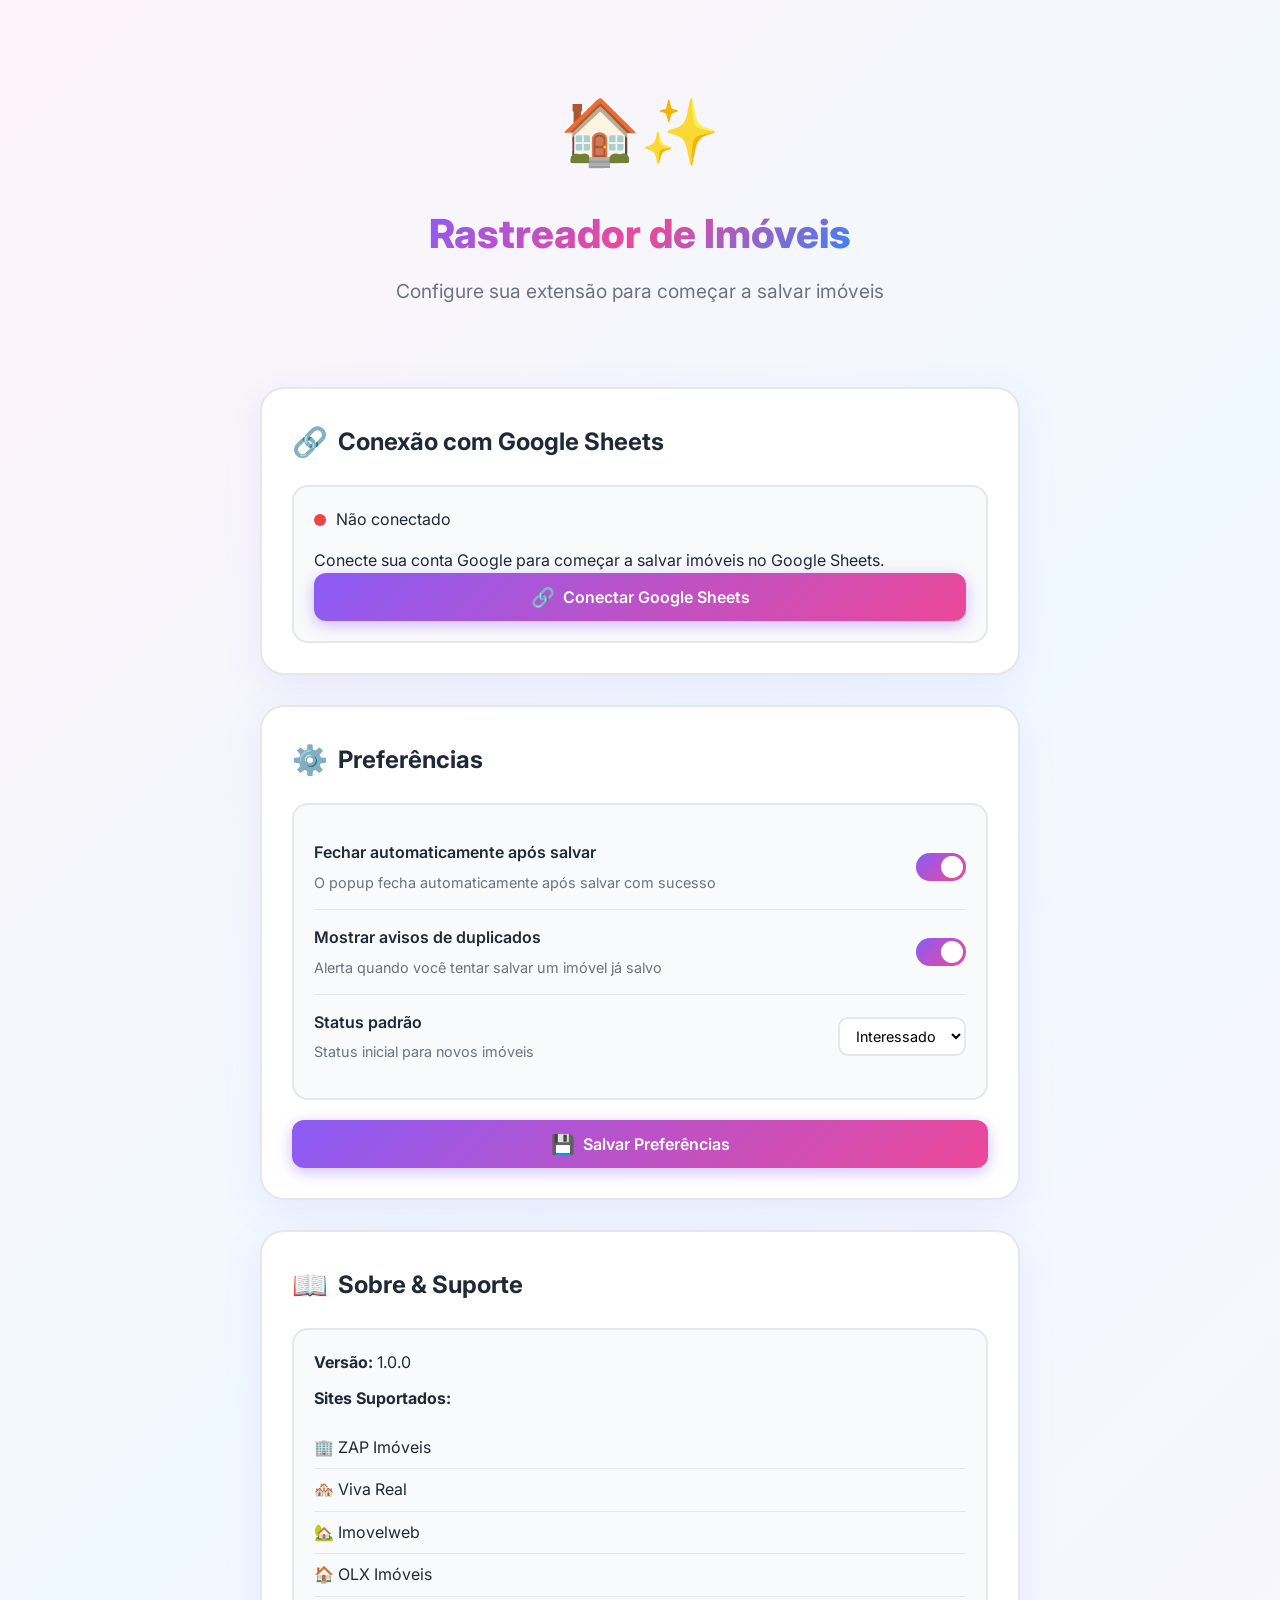
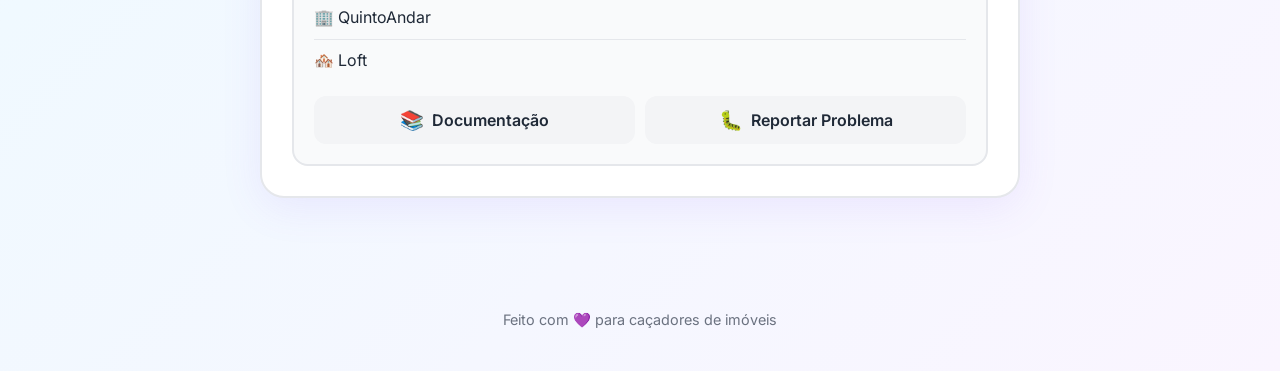
<file: property-hunter-extension/options/settings.html>
<!DOCTYPE html>
<html lang="pt-BR">
<head>
    <meta charset="UTF-8">
    <meta name="viewport" content="width=device-width, initial-scale=1.0">
    <title>Configurações - Rastreador de Imóveis</title>
    <link rel="stylesheet" href="settings.css">
    <link rel="preconnect" href="https://fonts.googleapis.com">
    <link rel="preconnect" href="https://fonts.gstatic.com" crossorigin>
    <link href="https://fonts.googleapis.com/css2?family=Inter:wght@400;500;600;700;800&display=swap" rel="stylesheet">
</head>
<body>
    <div class="container">
        <header class="hero">
            <div class="hero-emoji">🏠✨</div>
            <h1 class="hero-title">
                <span class="gradient-text">Rastreador de Imóveis</span>
            </h1>
            <p class="hero-subtitle">Configure sua extensão para começar a salvar imóveis</p>
        </header>

        <!-- Welcome Message (shown only on first install) -->
        <div id="welcomeMessage" class="info-card" style="display: none;">
            <span class="info-emoji">🎉</span>
            <div class="info-content">
                <strong>Bem-vindo!</strong>
                <p>Vamos configurar sua extensão em poucos passos.</p>
            </div>
        </div>

        <!-- Connection Status -->
        <section class="settings-section">
            <h2 class="section-title">
                <span class="section-emoji">🔗</span>
                Conexão com Google Sheets
            </h2>

            <div id="connectionStatus" class="status-card">
                <div class="status-indicator" id="statusIndicator">
                    <div class="status-dot"></div>
                    <span id="statusText">Verificando conexão...</span>
                </div>

                <div id="connectedInfo" style="display: none;">
                    <p><strong>Planilha Conectada:</strong> <span id="spreadsheetName">—</span></p>
                    <p><strong>Última atualização:</strong> <span id="lastUpdate">—</span></p>
                    <div class="button-group">
                        <button id="openSpreadsheet" class="btn btn-secondary">
                            <span class="btn-emoji">📊</span>
                            <span>Abrir Planilha</span>
                        </button>
                        <button id="disconnectBtn" class="btn btn-danger">
                            <span class="btn-emoji">🔌</span>
                            <span>Desconectar</span>
                        </button>
                    </div>
                </div>

                <div id="notConnectedInfo" style="display: none;">
                    <p>Conecte sua conta Google para começar a salvar imóveis no Google Sheets.</p>
                    <button id="connectBtn" class="btn btn-primary">
                        <span class="btn-emoji">🔗</span>
                        <span>Conectar Google Sheets</span>
                    </button>
                </div>
            </div>
        </section>

        <!-- Spreadsheet Selection -->
        <section class="settings-section" id="spreadsheetSection" style="display: none;">
            <h2 class="section-title">
                <span class="section-emoji">📊</span>
                Selecionar Planilha
            </h2>

            <div class="input-card">
                <label for="spreadsheetSelect">Escolha uma planilha existente ou crie uma nova</label>
                <select id="spreadsheetSelect" class="input-select">
                    <option value="">Carregando planilhas...</option>
                </select>
                <button id="createNewSpreadsheet" class="btn btn-secondary" style="margin-top: 10px;">
                    <span class="btn-emoji">➕</span>
                    <span>Criar Nova Planilha</span>
                </button>
            </div>
        </section>

        <!-- Preferences -->
        <section class="settings-section">
            <h2 class="section-title">
                <span class="section-emoji">⚙️</span>
                Preferências
            </h2>

            <div class="preference-card">
                <div class="preference-item">
                    <div class="preference-info">
                        <label>Fechar automaticamente após salvar</label>
                        <p class="preference-description">O popup fecha automaticamente após salvar com sucesso</p>
                    </div>
                    <label class="toggle">
                        <input type="checkbox" id="autoClose" checked>
                        <span class="toggle-slider"></span>
                    </label>
                </div>

                <div class="preference-item">
                    <div class="preference-info">
                        <label>Mostrar avisos de duplicados</label>
                        <p class="preference-description">Alerta quando você tentar salvar um imóvel já salvo</p>
                    </div>
                    <label class="toggle">
                        <input type="checkbox" id="showDuplicateWarning" checked>
                        <span class="toggle-slider"></span>
                    </label>
                </div>

                <div class="preference-item">
                    <div class="preference-info">
                        <label>Status padrão</label>
                        <p class="preference-description">Status inicial para novos imóveis</p>
                    </div>
                    <select id="defaultStatus" class="input-select-small">
                        <option value="Interessado">Interessado</option>
                        <option value="Contatado">Contatado</option>
                        <option value="A Visitar">A Visitar</option>
                    </select>
                </div>
            </div>

            <button id="savePreferences" class="btn btn-primary">
                <span class="btn-emoji">💾</span>
                <span>Salvar Preferências</span>
            </button>
        </section>

        <!-- About & Support -->
        <section class="settings-section">
            <h2 class="section-title">
                <span class="section-emoji">📖</span>
                Sobre & Suporte
            </h2>

            <div class="about-card">
                <p><strong>Versão:</strong> 1.0.0</p>
                <p><strong>Sites Suportados:</strong></p>
                <ul class="supported-list">
                    <li>🏢 ZAP Imóveis</li>
                    <li>🏘️ Viva Real</li>
                    <li>🏡 Imovelweb</li>
                    <li>🏠 OLX Imóveis</li>
                    <li>🏢 QuintoAndar</li>
                    <li>🏘️ Loft</li>
                </ul>

                <div class="button-group">
                    <button id="viewDocs" class="btn btn-secondary">
                        <span class="btn-emoji">📚</span>
                        <span>Documentação</span>
                    </button>
                    <button id="reportBug" class="btn btn-secondary">
                        <span class="btn-emoji">🐛</span>
                        <span>Reportar Problema</span>
                    </button>
                </div>
            </div>
        </section>

        <!-- Success Message -->
        <div id="successMessage" class="success-toast" style="display: none;">
            <span class="toast-emoji">✓</span>
            <span id="successText">Configurações salvas!</span>
        </div>
    </div>

    <footer class="footer">
        <p>Feito com 💜 para caçadores de imóveis</p>
    </footer>

    <script src="settings.js"></script>
</body>
</html>
</file>
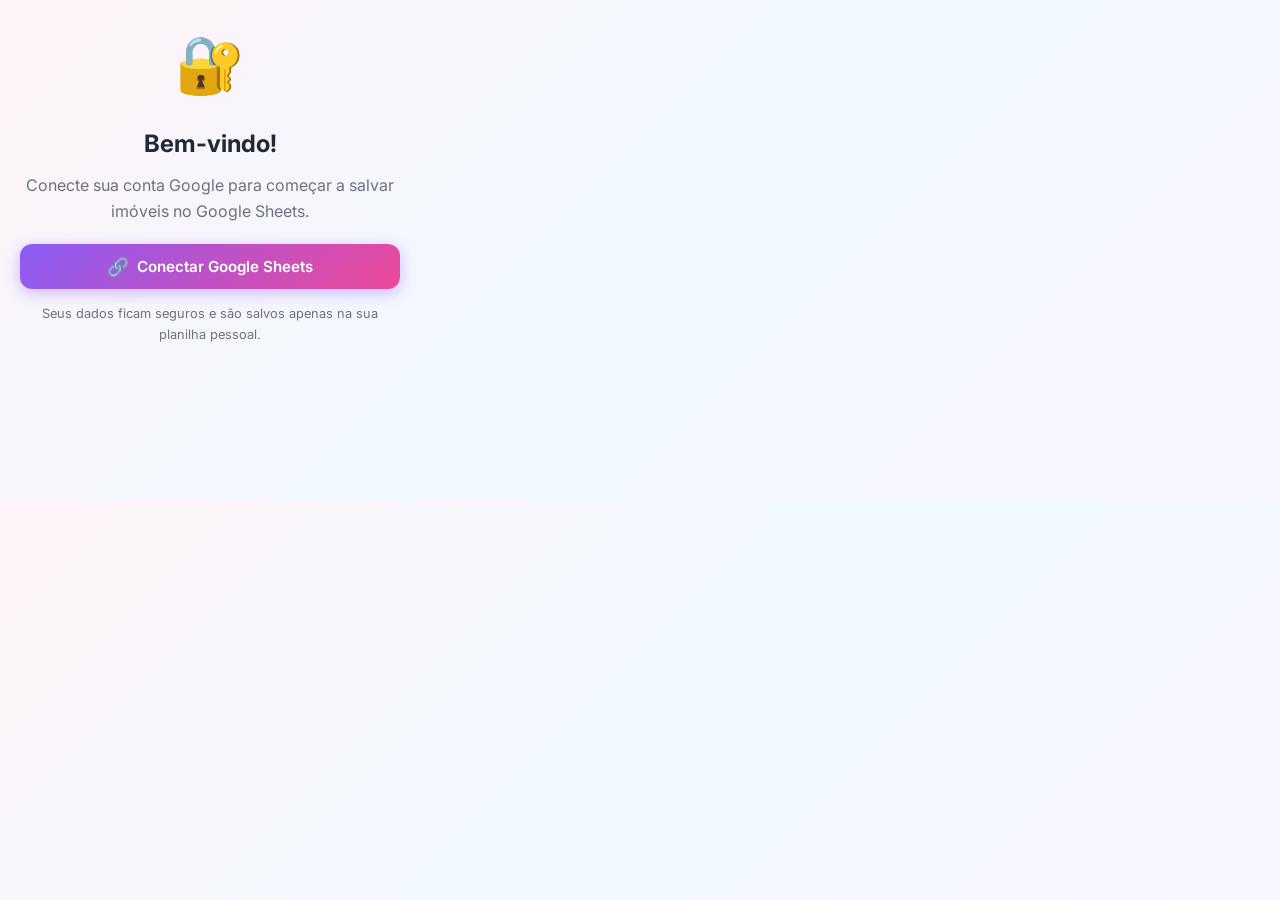
<file: property-hunter-extension/popup/popup.html>
<!DOCTYPE html>
<html lang="pt-BR">
<head>
    <meta charset="UTF-8">
    <meta name="viewport" content="width=device-width, initial-scale=1.0">
    <title>Rastreador de Imóveis</title>
    <link rel="stylesheet" href="popup.css">
    <link rel="preconnect" href="https://fonts.googleapis.com">
    <link rel="preconnect" href="https://fonts.gstatic.com" crossorigin>
    <link href="https://fonts.googleapis.com/css2?family=Inter:wght@400;500;600;700;800&display=swap" rel="stylesheet">
</head>
<body>
    <!-- Loading Screen -->
    <div id="loadingScreen" class="loading-screen">
        <div class="loading-emoji">🏠</div>
        <div class="loading-text">Extraindo dados do imóvel...</div>
        <div class="spinner"></div>
    </div>

    <!-- Not Property Page Screen -->
    <div id="notPropertyScreen" class="screen" style="display: none;">
        <div class="hero-emoji">🔍</div>
        <h2 class="screen-title">Não é uma página de imóvel</h2>
        <p class="screen-description">
            Navegue até uma página de detalhes de imóvel em um dos sites suportados:
        </p>
        <ul class="supported-sites">
            <li>🏢 ZAP Imóveis</li>
            <li>🏘️ Viva Real</li>
            <li>🏡 Imovelweb</li>
            <li>🏠 OLX Imóveis</li>
            <li>🏢 QuintoAndar</li>
            <li>🏘️ Loft</li>
        </ul>
        <button id="openSettings" class="btn btn-secondary">
            <span class="btn-emoji">⚙️</span>
            <span>Configurações</span>
        </button>
    </div>

    <!-- Not Authenticated Screen -->
    <div id="notAuthScreen" class="screen" style="display: none;">
        <div class="hero-emoji">🔐</div>
        <h2 class="screen-title">Bem-vindo!</h2>
        <p class="screen-description">
            Conecte sua conta Google para começar a salvar imóveis no Google Sheets.
        </p>
        <button id="connectGoogle" class="btn btn-primary">
            <span class="btn-emoji">🔗</span>
            <span>Conectar Google Sheets</span>
        </button>
        <p class="help-text">
            Seus dados ficam seguros e são salvos apenas na sua planilha pessoal.
        </p>
    </div>

    <!-- Main Preview Screen -->
    <div id="previewScreen" class="screen" style="display: none;">
        <div class="header">
            <div class="header-icon">🏠</div>
            <div class="header-content">
                <h1 class="header-title">Salvar Imóvel</h1>
                <p class="header-subtitle" id="siteDetected"></p>
            </div>
        </div>

        <!-- Duplicate Warning -->
        <div id="duplicateWarning" class="warning-card" style="display: none;">
            <span class="warning-emoji">⚠️</span>
            <div class="warning-content">
                <strong>Imóvel já salvo!</strong>
                <p id="duplicateMessage"></p>
            </div>
        </div>

        <!-- Property Data Form -->
        <form id="propertyForm" class="property-form">
            <!-- Required Fields -->
            <div class="form-section">
                <h3 class="section-title">
                    <span class="section-emoji">📍</span>
                    Informações Principais
                </h3>

                <div class="input-group">
                    <label for="address">Endereço <span class="required">*</span></label>
                    <input type="text" id="address" required>
                </div>

                <div class="input-row">
                    <div class="input-group">
                        <label for="neighborhood">Bairro</label>
                        <input type="text" id="neighborhood">
                    </div>
                    <div class="input-group">
                        <label for="city">Cidade</label>
                        <input type="text" id="city">
                    </div>
                </div>

                <div class="input-row">
                    <div class="input-group">
                        <label for="state">Estado (UF)</label>
                        <input type="text" id="state" maxlength="2" placeholder="SP">
                    </div>
                    <div class="input-group">
                        <label for="cep">CEP</label>
                        <input type="text" id="cep" placeholder="12345-678">
                    </div>
                </div>
            </div>

            <!-- Financial Info -->
            <div class="form-section">
                <h3 class="section-title">
                    <span class="section-emoji">💰</span>
                    Valores
                </h3>

                <div class="input-group">
                    <label for="price">Preço <span class="required">*</span></label>
                    <div class="input-with-icon">
                        <span class="input-icon">R$</span>
                        <input type="text" id="price" required placeholder="850.000,00">
                    </div>
                </div>

                <div class="input-row">
                    <div class="input-group">
                        <label for="condominiumFee">Condomínio</label>
                        <div class="input-with-icon">
                            <span class="input-icon">R$</span>
                            <input type="text" id="condominiumFee" placeholder="500,00">
                        </div>
                    </div>
                    <div class="input-group">
                        <label for="iptu">IPTU</label>
                        <div class="input-with-icon">
                            <span class="input-icon">R$</span>
                            <input type="text" id="iptu" placeholder="200,00">
                        </div>
                    </div>
                </div>
            </div>

            <!-- Property Features -->
            <div class="form-section">
                <h3 class="section-title">
                    <span class="section-emoji">🛏️</span>
                    Características
                </h3>

                <div class="input-row">
                    <div class="input-group">
                        <label for="bedrooms">Quartos</label>
                        <input type="number" id="bedrooms" min="0" placeholder="3">
                    </div>
                    <div class="input-group">
                        <label for="bathrooms">Banheiros</label>
                        <input type="number" id="bathrooms" min="0" placeholder="2">
                    </div>
                    <div class="input-group">
                        <label for="squareMeters">Área (m²)</label>
                        <input type="number" id="squareMeters" min="0" placeholder="85">
                    </div>
                </div>

                <div class="input-group">
                    <label for="propertyType">Tipo de Imóvel</label>
                    <input type="text" id="propertyType" placeholder="Apartamento">
                </div>
            </div>

            <!-- Notes & Status -->
            <div class="form-section">
                <h3 class="section-title">
                    <span class="section-emoji">📝</span>
                    Notas e Status
                </h3>

                <div class="input-group">
                    <label for="notes">Observações</label>
                    <textarea id="notes" rows="3" placeholder="Adicione suas observações sobre o imóvel..."></textarea>
                    <small class="input-hint">Máx. 1000 caracteres</small>
                </div>

                <div class="input-group">
                    <label for="status">Status</label>
                    <select id="status">
                        <option value="Interessado">Interessado</option>
                        <option value="Contatado">Contatado</option>
                        <option value="Visita Agendada">Visita Agendada</option>
                        <option value="Visitado">Visitado</option>
                        <option value="Proposta Enviada">Proposta Enviada</option>
                        <option value="Rejeitado">Rejeitado</option>
                        <option value="Não Interessado">Não Interessado</option>
                    </select>
                </div>
            </div>

            <!-- Action Buttons -->
            <div class="form-actions">
                <button type="submit" id="saveButton" class="btn btn-primary">
                    <span class="btn-emoji">✨</span>
                    <span>Salvar no Sheets</span>
                </button>
                <button type="button" id="cancelButton" class="btn btn-secondary">
                    <span class="btn-emoji">✖️</span>
                    <span>Cancelar</span>
                </button>
            </div>
        </form>
    </div>

    <!-- Success Screen -->
    <div id="successScreen" class="screen" style="display: none;">
        <div class="success-animation">
            <div class="success-emoji">🎉</div>
            <div class="success-checkmark">✓</div>
        </div>
        <h2 class="screen-title">Imóvel Salvo!</h2>
        <p class="screen-description" id="successMessage"></p>
        <div class="success-actions">
            <button id="viewInSheets" class="btn btn-primary">
                <span class="btn-emoji">📊</span>
                <span>Ver no Sheets</span>
            </button>
            <button id="saveAnother" class="btn btn-secondary">
                <span class="btn-emoji">🏠</span>
                <span>Salvar Outro</span>
            </button>
        </div>
    </div>

    <!-- Error Screen -->
    <div id="errorScreen" class="screen" style="display: none;">
        <div class="hero-emoji error-emoji">😅</div>
        <h2 class="screen-title">Ops! Algo deu errado</h2>
        <div class="error-message" id="errorMessage"></div>
        <div class="error-actions">
            <button id="retryButton" class="btn btn-primary">
                <span class="btn-emoji">🔄</span>
                <span>Tentar Novamente</span>
            </button>
            <button id="reportIssue" class="btn btn-secondary">
                <span class="btn-emoji">📧</span>
                <span>Reportar Problema</span>
            </button>
        </div>
    </div>

    <script src="popup.js"></script>
</body>
</html>
</file>
<file: property-hunter-extension/options/settings.css>
* {
    margin: 0;
    padding: 0;
    box-sizing: border-box;
}

:root {
    --purple: #8b5cf6;
    --purple-dark: #7c3aed;
    --pink: #ec4899;
    --blue: #3b82f6;
    --cyan: #06b6d4;
    --green: #10b981;
    --yellow: #fbbf24;
    --orange: #f97316;
    --red: #ef4444;
    --white: #ffffff;
    --gray-50: #f9fafb;
    --gray-100: #f3f4f6;
    --gray-200: #e5e7eb;
    --gray-600: #4b5563;
    --gray-700: #374151;
    --gray-900: #111827;
    --text-primary: #1f2937;
    --text-secondary: #6b7280;
    --border: #e5e7eb;
    --shadow: rgba(139, 92, 246, 0.1);
}

body {
    font-family: 'Inter', -apple-system, BlinkMacSystemFont, 'Segoe UI', Roboto, sans-serif;
    background: linear-gradient(135deg, #fef3f8 0%, #f0f9ff 50%, #faf5ff 100%);
    color: var(--text-primary);
    line-height: 1.6;
    min-height: 100vh;
}

.container {
    max-width: 800px;
    margin: 0 auto;
    padding: 40px 20px;
}

/* Hero */
.hero {
    text-align: center;
    padding: 40px 20px;
    margin-bottom: 40px;
}

.hero-emoji {
    font-size: 4rem;
    margin-bottom: 20px;
    animation: bounce 2s ease infinite;
}

@keyframes bounce {
    0%, 100% { transform: translateY(0); }
    50% { transform: translateY(-10px); }
}

.hero-title {
    font-size: 2.5rem;
    font-weight: 800;
    margin-bottom: 10px;
}

.gradient-text {
    background: linear-gradient(135deg, var(--purple), var(--pink), var(--blue));
    -webkit-background-clip: text;
    -webkit-text-fill-color: transparent;
    background-clip: text;
}

.hero-subtitle {
    font-size: 1.2rem;
    color: var(--text-secondary);
}

/* Info Card */
.info-card {
    display: flex;
    align-items: center;
    gap: 15px;
    background: linear-gradient(135deg, #fef3c7, #fef08a);
    padding: 20px 25px;
    border-radius: 20px;
    margin-bottom: 30px;
    box-shadow: 0 4px 15px rgba(251, 191, 36, 0.2);
    border: 2px solid var(--yellow);
}

.info-emoji {
    font-size: 2rem;
    flex-shrink: 0;
}

.info-content strong {
    display: block;
    margin-bottom: 5px;
}

/* Settings Section */
.settings-section {
    background: var(--white);
    padding: 30px;
    border-radius: 24px;
    margin-bottom: 30px;
    box-shadow: 0 10px 40px var(--shadow);
    border: 2px solid var(--border);
}

.section-title {
    display: flex;
    align-items: center;
    gap: 10px;
    font-size: 1.5rem;
    font-weight: 700;
    margin-bottom: 20px;
    color: var(--text-primary);
}

.section-emoji {
    font-size: 1.8rem;
}

/* Status Card */
.status-card {
    background: var(--gray-50);
    padding: 20px;
    border-radius: 16px;
    border: 2px solid var(--border);
}

.status-indicator {
    display: flex;
    align-items: center;
    gap: 10px;
    margin-bottom: 15px;
}

.status-dot {
    width: 12px;
    height: 12px;
    border-radius: 50%;
    background: var(--gray-600);
    animation: pulse 2s ease infinite;
}

.status-dot.connected {
    background: var(--green);
}

.status-dot.disconnected {
    background: var(--red);
}

@keyframes pulse {
    0%, 100% { opacity: 1; }
    50% { opacity: 0.5; }
}

/* Input Card */
.input-card {
    background: var(--gray-50);
    padding: 20px;
    border-radius: 16px;
    border: 2px solid var(--border);
}

.input-card label {
    display: block;
    font-weight: 600;
    margin-bottom: 10px;
    color: var(--text-primary);
}

.input-select {
    width: 100%;
    padding: 12px 15px;
    background: var(--white);
    border: 2px solid var(--border);
    border-radius: 12px;
    font-size: 1rem;
    font-family: inherit;
    color: var(--text-primary);
    cursor: pointer;
    transition: all 0.3s ease;
}

.input-select:focus {
    outline: none;
    border-color: var(--purple);
    box-shadow: 0 0 0 3px rgba(139, 92, 246, 0.1);
}

.input-select-small {
    padding: 8px 12px;
    background: var(--white);
    border: 2px solid var(--border);
    border-radius: 10px;
    font-size: 0.9rem;
    font-family: inherit;
    cursor: pointer;
}

/* Preference Card */
.preference-card {
    background: var(--gray-50);
    padding: 20px;
    border-radius: 16px;
    border: 2px solid var(--border);
    margin-bottom: 20px;
}

.preference-item {
    display: flex;
    justify-content: space-between;
    align-items: center;
    padding: 15px 0;
    border-bottom: 1px solid var(--border);
}

.preference-item:last-child {
    border-bottom: none;
}

.preference-info label {
    font-weight: 600;
    color: var(--text-primary);
    display: block;
    margin-bottom: 5px;
}

.preference-description {
    font-size: 0.9rem;
    color: var(--text-secondary);
    margin: 0;
}

/* Toggle Switch */
.toggle {
    position: relative;
    width: 50px;
    height: 28px;
    cursor: pointer;
}

.toggle input {
    display: none;
}

.toggle-slider {
    position: absolute;
    top: 0;
    left: 0;
    right: 0;
    bottom: 0;
    background: var(--gray-300);
    border-radius: 28px;
    transition: all 0.3s ease;
}

.toggle-slider::before {
    content: '';
    position: absolute;
    height: 22px;
    width: 22px;
    left: 3px;
    bottom: 3px;
    background: white;
    border-radius: 50%;
    transition: all 0.3s ease;
}

.toggle input:checked + .toggle-slider {
    background: linear-gradient(135deg, var(--purple), var(--pink));
}

.toggle input:checked + .toggle-slider::before {
    transform: translateX(22px);
}

/* About Card */
.about-card {
    background: var(--gray-50);
    padding: 20px;
    border-radius: 16px;
    border: 2px solid var(--border);
}

.about-card p {
    margin-bottom: 10px;
}

.supported-list {
    list-style: none;
    margin: 15px 0;
}

.supported-list li {
    padding: 8px 0;
    border-bottom: 1px solid var(--border);
}

.supported-list li:last-child {
    border-bottom: none;
}

/* Buttons */
.btn {
    display: inline-flex;
    align-items: center;
    justify-content: center;
    gap: 8px;
    padding: 12px 24px;
    border: none;
    border-radius: 12px;
    font-size: 1rem;
    font-weight: 600;
    cursor: pointer;
    transition: all 0.3s ease;
    font-family: inherit;
}

.btn-emoji {
    font-size: 1.2rem;
}

.btn-primary {
    background: linear-gradient(135deg, var(--purple), var(--pink));
    color: white;
    box-shadow: 0 4px 15px rgba(139, 92, 246, 0.4);
    width: 100%;
}

.btn-primary:hover {
    transform: translateY(-2px);
    box-shadow: 0 6px 20px rgba(139, 92, 246, 0.5);
}

.btn-secondary {
    background: var(--gray-100);
    color: var(--text-primary);
}

.btn-secondary:hover {
    background: var(--gray-200);
    transform: translateY(-2px);
}

.btn-danger {
    background: linear-gradient(135deg, var(--red), var(--orange));
    color: white;
}

.btn-danger:hover {
    transform: translateY(-2px);
    box-shadow: 0 4px 15px rgba(239, 68, 68, 0.4);
}

.button-group {
    display: flex;
    gap: 10px;
    margin-top: 15px;
}

.button-group .btn {
    flex: 1;
}

/* Success Toast */
.success-toast {
    position: fixed;
    bottom: 30px;
    right: 30px;
    background: linear-gradient(135deg, var(--green), var(--cyan));
    color: white;
    padding: 15px 25px;
    border-radius: 16px;
    box-shadow: 0 8px 30px rgba(16, 185, 129, 0.4);
    display: flex;
    align-items: center;
    gap: 10px;
    animation: slideIn 0.4s ease;
    z-index: 1000;
}

.toast-emoji {
    font-size: 1.5rem;
}

@keyframes slideIn {
    from {
        transform: translateX(400px);
        opacity: 0;
    }
    to {
        transform: translateX(0);
        opacity: 1;
    }
}

/* Footer */
.footer {
    text-align: center;
    padding: 40px 20px;
    color: var(--text-secondary);
    font-size: 0.9rem;
}

/* Responsive */
@media (max-width: 768px) {
    .container {
        padding: 20px 15px;
    }

    .hero-title {
        font-size: 2rem;
    }

    .settings-section {
        padding: 20px;
    }

    .button-group {
        flex-direction: column;
    }

    .button-group .btn {
        width: 100%;
    }

    .preference-item {
        flex-direction: column;
        align-items: flex-start;
        gap: 10px;
    }
}
</file>
<file: property-hunter-extension/popup/popup.css>
* {
    margin: 0;
    padding: 0;
    box-sizing: border-box;
}

:root {
    /* Playful color palette */
    --purple: #8b5cf6;
    --purple-dark: #7c3aed;
    --pink: #ec4899;
    --blue: #3b82f6;
    --cyan: #06b6d4;
    --green: #10b981;
    --yellow: #fbbf24;
    --orange: #f97316;
    --red: #ef4444;

    /* Neutrals */
    --white: #ffffff;
    --gray-50: #f9fafb;
    --gray-100: #f3f4f6;
    --gray-200: #e5e7eb;
    --gray-300: #d1d5db;
    --gray-600: #4b5563;
    --gray-700: #374151;
    --gray-900: #111827;

    /* Semantic colors */
    --bg-primary: #fefefe;
    --bg-secondary: #f8f9ff;
    --text-primary: #1f2937;
    --text-secondary: #6b7280;
    --border: #e5e7eb;
    --shadow: rgba(139, 92, 246, 0.1);
    --shadow-lg: rgba(139, 92, 246, 0.2);
}

body {
    font-family: 'Inter', -apple-system, BlinkMacSystemFont, 'Segoe UI', Roboto, sans-serif;
    width: 420px;
    min-height: 500px;
    max-height: 600px;
    background: linear-gradient(135deg, #fef3f8 0%, #f0f9ff 50%, #faf5ff 100%);
    color: var(--text-primary);
    line-height: 1.6;
    overflow-y: auto;
    overflow-x: hidden;
}

/* Loading Screen */
.loading-screen {
    display: flex;
    flex-direction: column;
    align-items: center;
    justify-content: center;
    min-height: 400px;
    padding: 40px 20px;
    text-align: center;
}

.loading-emoji {
    font-size: 4rem;
    margin-bottom: 20px;
    animation: bounce 1.5s ease infinite;
}

@keyframes bounce {
    0%, 100% {
        transform: translateY(0) scale(1);
    }
    50% {
        transform: translateY(-15px) scale(1.1);
    }
}

.loading-text {
    font-size: 1.1rem;
    font-weight: 600;
    color: var(--text-primary);
    margin-bottom: 20px;
}

.spinner {
    width: 50px;
    height: 50px;
    border: 4px solid var(--gray-200);
    border-top-color: var(--purple);
    border-radius: 50%;
    animation: spin 0.8s linear infinite;
}

@keyframes spin {
    to {
        transform: rotate(360deg);
    }
}

/* Screen Layout */
.screen {
    padding: 20px;
    animation: fadeIn 0.4s ease;
}

@keyframes fadeIn {
    from {
        opacity: 0;
        transform: translateY(10px);
    }
    to {
        opacity: 1;
        transform: translateY(0);
    }
}

/* Header */
.header {
    display: flex;
    align-items: center;
    gap: 12px;
    margin-bottom: 20px;
    padding-bottom: 15px;
    border-bottom: 2px solid var(--border);
}

.header-icon {
    font-size: 2rem;
    animation: pulse 2s ease infinite;
}

@keyframes pulse {
    0%, 100% {
        transform: scale(1);
    }
    50% {
        transform: scale(1.1);
    }
}

.header-title {
    font-size: 1.5rem;
    font-weight: 700;
    background: linear-gradient(135deg, var(--purple), var(--pink));
    -webkit-background-clip: text;
    -webkit-text-fill-color: transparent;
    background-clip: text;
}

.header-subtitle {
    font-size: 0.875rem;
    color: var(--text-secondary);
    margin-top: 2px;
}

/* Hero Elements */
.hero-emoji {
    font-size: 3.5rem;
    text-align: center;
    margin-bottom: 15px;
    animation: bounce 2s ease infinite;
}

.screen-title {
    font-size: 1.5rem;
    font-weight: 700;
    text-align: center;
    color: var(--text-primary);
    margin-bottom: 10px;
}

.screen-description {
    text-align: center;
    color: var(--text-secondary);
    margin-bottom: 20px;
    line-height: 1.6;
}

/* Supported Sites List */
.supported-sites {
    list-style: none;
    background: var(--white);
    border-radius: 16px;
    padding: 15px;
    margin-bottom: 20px;
    border: 2px solid var(--border);
}

.supported-sites li {
    padding: 8px 10px;
    font-size: 0.9rem;
    color: var(--text-primary);
    border-bottom: 1px solid var(--gray-100);
}

.supported-sites li:last-child {
    border-bottom: none;
}

/* Warning Card */
.warning-card {
    display: flex;
    align-items: flex-start;
    gap: 12px;
    background: linear-gradient(135deg, #fef3c7, #fef08a);
    padding: 15px;
    border-radius: 16px;
    margin-bottom: 20px;
    border: 2px solid var(--yellow);
    box-shadow: 0 4px 15px rgba(251, 191, 36, 0.2);
    animation: shake 0.5s ease;
}

@keyframes shake {
    0%, 100% { transform: translateX(0); }
    25% { transform: translateX(-5px); }
    75% { transform: translateX(5px); }
}

.warning-emoji {
    font-size: 1.5rem;
    flex-shrink: 0;
}

.warning-content {
    flex: 1;
}

.warning-content strong {
    display: block;
    color: var(--gray-900);
    margin-bottom: 4px;
}

.warning-content p {
    font-size: 0.875rem;
    color: var(--gray-700);
    margin: 0;
}

/* Form */
.property-form {
    display: flex;
    flex-direction: column;
    gap: 20px;
}

.form-section {
    background: var(--white);
    padding: 18px;
    border-radius: 16px;
    border: 2px solid var(--border);
    transition: all 0.3s ease;
}

.form-section:hover {
    border-color: var(--purple);
    box-shadow: 0 4px 15px var(--shadow);
}

.section-title {
    display: flex;
    align-items: center;
    gap: 8px;
    font-size: 1rem;
    font-weight: 600;
    color: var(--text-primary);
    margin-bottom: 15px;
    padding-bottom: 10px;
    border-bottom: 2px solid var(--gray-100);
}

.section-emoji {
    font-size: 1.2rem;
}

/* Input Groups */
.input-group {
    margin-bottom: 12px;
}

.input-group:last-child {
    margin-bottom: 0;
}

.input-row {
    display: grid;
    grid-template-columns: repeat(auto-fit, minmax(100px, 1fr));
    gap: 10px;
    margin-bottom: 12px;
}

.input-row:last-child {
    margin-bottom: 0;
}

label {
    display: block;
    font-size: 0.875rem;
    font-weight: 600;
    color: var(--text-primary);
    margin-bottom: 6px;
}

.required {
    color: var(--red);
}

input[type="text"],
input[type="number"],
textarea,
select {
    width: 100%;
    padding: 10px 12px;
    background: var(--bg-secondary);
    border: 2px solid var(--border);
    border-radius: 10px;
    color: var(--text-primary);
    font-size: 0.875rem;
    font-family: inherit;
    transition: all 0.3s ease;
}

input:focus,
textarea:focus,
select:focus {
    outline: none;
    border-color: var(--purple);
    box-shadow: 0 0 0 3px rgba(139, 92, 246, 0.1);
}

textarea {
    resize: vertical;
    min-height: 70px;
}

.input-hint {
    display: block;
    margin-top: 4px;
    font-size: 0.75rem;
    color: var(--text-secondary);
}

/* Input with Icon */
.input-with-icon {
    position: relative;
}

.input-icon {
    position: absolute;
    left: 12px;
    top: 50%;
    transform: translateY(-50%);
    font-size: 0.875rem;
    font-weight: 600;
    color: var(--text-secondary);
}

.input-with-icon input {
    padding-left: 35px;
}

/* Buttons */
.btn {
    display: flex;
    align-items: center;
    justify-content: center;
    gap: 8px;
    padding: 12px 20px;
    border: none;
    border-radius: 12px;
    font-size: 0.95rem;
    font-weight: 600;
    cursor: pointer;
    transition: all 0.3s ease;
    font-family: inherit;
    position: relative;
    overflow: hidden;
}

.btn::before {
    content: '';
    position: absolute;
    top: 50%;
    left: 50%;
    width: 0;
    height: 0;
    border-radius: 50%;
    background: rgba(255, 255, 255, 0.3);
    transform: translate(-50%, -50%);
    transition: width 0.6s, height 0.6s;
}

.btn:hover::before {
    width: 300px;
    height: 300px;
}

.btn-emoji {
    font-size: 1.1rem;
}

.btn-primary {
    background: linear-gradient(135deg, var(--purple), var(--pink));
    color: white;
    box-shadow: 0 4px 15px rgba(139, 92, 246, 0.4);
    width: 100%;
}

.btn-primary:hover:not(:disabled) {
    transform: translateY(-2px);
    box-shadow: 0 6px 20px rgba(139, 92, 246, 0.5);
}

.btn-primary:disabled {
    opacity: 0.6;
    cursor: not-allowed;
}

.btn-secondary {
    background: var(--gray-100);
    color: var(--text-primary);
    width: 100%;
}

.btn-secondary:hover {
    background: var(--gray-200);
    transform: translateY(-2px);
}

/* Form Actions */
.form-actions {
    display: flex;
    flex-direction: column;
    gap: 10px;
    margin-top: 10px;
}

/* Success Screen */
.success-animation {
    position: relative;
    width: 120px;
    height: 120px;
    margin: 20px auto;
}

.success-emoji {
    position: absolute;
    top: 0;
    left: 0;
    right: 0;
    bottom: 0;
    display: flex;
    align-items: center;
    justify-content: center;
    font-size: 4rem;
    animation: successPop 0.6s cubic-bezier(0.68, -0.55, 0.265, 1.55);
}

.success-checkmark {
    position: absolute;
    top: 0;
    right: 0;
    width: 40px;
    height: 40px;
    background: linear-gradient(135deg, var(--green), var(--cyan));
    border-radius: 50%;
    display: flex;
    align-items: center;
    justify-content: center;
    color: white;
    font-size: 1.5rem;
    font-weight: bold;
    box-shadow: 0 4px 15px rgba(16, 185, 129, 0.4);
    animation: checkmarkPop 0.6s cubic-bezier(0.68, -0.55, 0.265, 1.55) 0.3s both;
}

@keyframes successPop {
    0% {
        transform: scale(0);
        opacity: 0;
    }
    100% {
        transform: scale(1);
        opacity: 1;
    }
}

@keyframes checkmarkPop {
    0% {
        transform: scale(0) rotate(-45deg);
        opacity: 0;
    }
    100% {
        transform: scale(1) rotate(0);
        opacity: 1;
    }
}

.success-actions {
    display: flex;
    flex-direction: column;
    gap: 10px;
    margin-top: 20px;
}

/* Error Screen */
.error-emoji {
    animation: shake 0.5s ease;
}

.error-message {
    background: linear-gradient(135deg, #fee2e2, #fecaca);
    padding: 15px;
    border-radius: 16px;
    border: 2px solid var(--red);
    margin-bottom: 20px;
    color: var(--gray-700);
    font-size: 0.9rem;
    line-height: 1.6;
}

.error-actions {
    display: flex;
    flex-direction: column;
    gap: 10px;
}

/* Help Text */
.help-text {
    text-align: center;
    font-size: 0.8rem;
    color: var(--text-secondary);
    margin-top: 15px;
    padding: 0 20px;
}

/* Scrollbar Styling */
body::-webkit-scrollbar {
    width: 8px;
}

body::-webkit-scrollbar-track {
    background: var(--gray-100);
}

body::-webkit-scrollbar-thumb {
    background: linear-gradient(135deg, var(--purple), var(--pink));
    border-radius: 10px;
}

body::-webkit-scrollbar-thumb:hover {
    background: linear-gradient(135deg, var(--purple-dark), var(--pink));
}

/* Accessibility */
@media (prefers-reduced-motion: reduce) {
    *,
    *::before,
    *::after {
        animation-duration: 0.01ms !important;
        animation-iteration-count: 1 !important;
        transition-duration: 0.01ms !important;
    }
}
</file>
